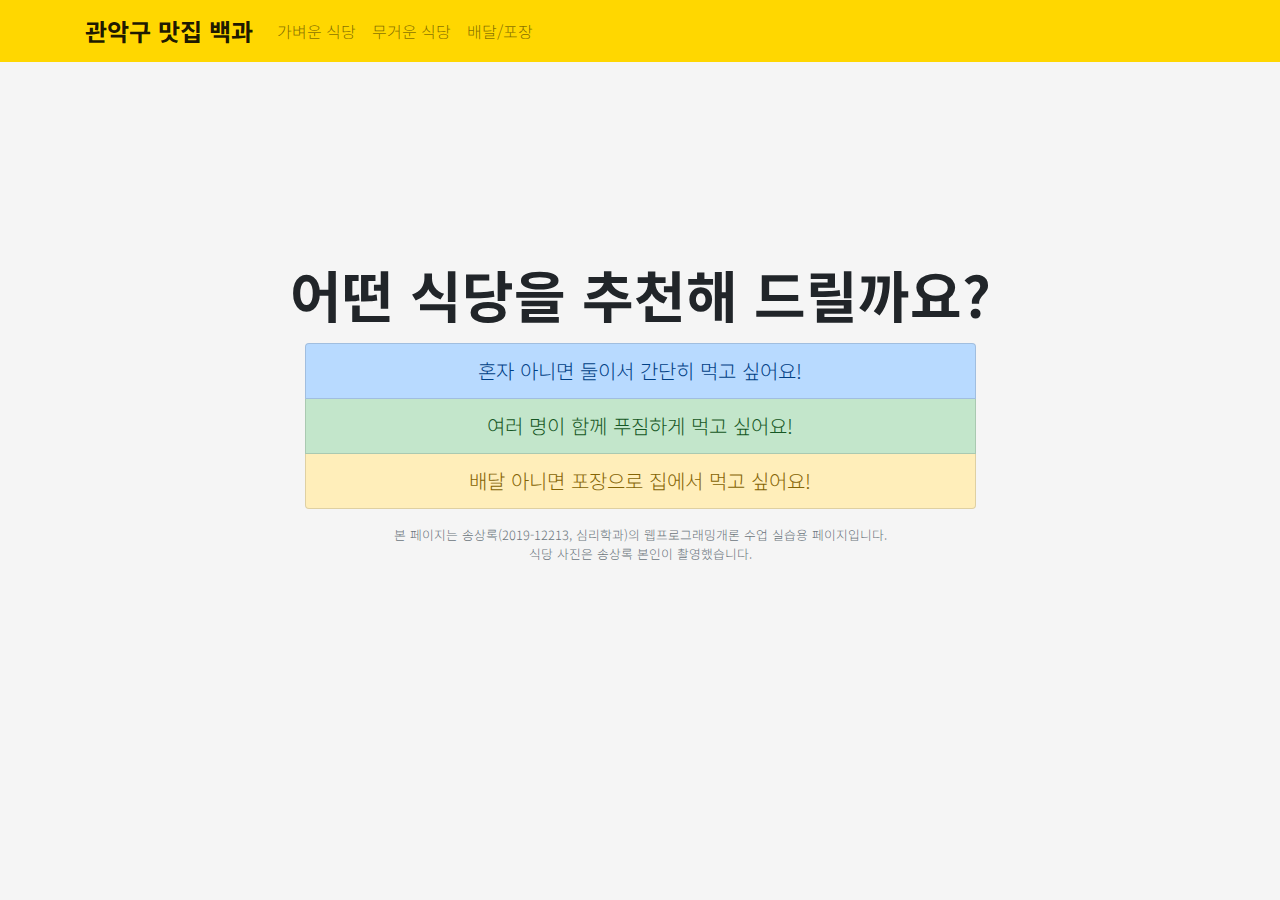
<file: index.html>
<!DOCTYPE html>
<html lang="ko">

<head>
    <meta charset="UTF-8">
    <meta name="viewport" content="width=device-width, initial-scale=1.0, shrink-to-fit=no">
    <link rel="stylesheet" href="https://stackpath.bootstrapcdn.com/bootstrap/4.4.1/css/bootstrap.min.css"
        integrity="sha384-Vkoo8x4CGsO3+Hhxv8T/Q5PaXtkKtu6ug5TOeNV6gBiFeWPGFN9MuhOf23Q9Ifjh" crossorigin="anonymous">
    <link rel="stylesheet" href="oppanGwanakStyle.css">
    <title>관악구 맛집 백과</title>
</head>

<body>
    <nav class="navbar navbar-expand-sm navbar-light">
        <div class="container-lg outsidenav">
            <a class="navbar-brand" href="index.html">관악구 맛집 백과</a>
            <button class="navbar-toggler" type="button" data-toggle="collapse" data-target="#collapsibleNavbar">
                <span class="navbar-toggler-icon"></span>
            </button>
            <div class="collapsible navbar-collapse" id="collapsibleNavbar">
                <ul class="navbar-nav">
                    <li class="nav-item">
                        <a class="nav-link" href="light.html">가벼운 식당</a>
                    </li>
                    <li class="nav-item">
                        <a class="nav-link" href="heavy.html">무거운 식당</a>
                    </li>
                    <li class="nav-item">
                        <a class="nav-link" href="takeout.html">배달/포장</a>
                    </li>
                </ul>
            </div>
        </div>
    </nav>

    <main>
        <div class="container-lg center-screen">
            <div class="text-center">
                <h1 class="display-4 mb-3">어떤 식당을 추천해 드릴까요?</h1>
                <div class="container mb-3">
                    <div class="row">
                        <div class="col-12">
                            <div class="list-group">
                                <a class="list-group-item list-group-item-primary lead" href="light.html">혼자 아니면 둘이서 간단히
                                    먹고 싶어요!</a>
                                <a class="list-group-item list-group-item-success lead" href="heavy.html">여러 명이 함께 푸짐하게
                                    먹고 싶어요!</a>
                                <a class="list-group-item list-group-item-warning lead" href="takeout.html">배달 아니면 포장으로
                                    집에서 먹고 싶어요!</a>
                            </div>
                        </div>
                    </div>
                </div>
                <div class="container">
                    <p class="text-muted mb-0">본 페이지는 송상록(2019-12213, 심리학과)의 웹프로그래밍개론 수업 실습용 페이지입니다.</p>
                    <p class="text-muted">식당 사진은 송상록 본인이 촬영했습니다.</p>
                </div>
            </div>
        </div>
    </main>

    <script src="https://code.jquery.com/jquery-3.4.1.slim.min.js"
        integrity="sha384-J6qa4849blE2+poT4WnyKhv5vZF5SrPo0iEjwBvKU7imGFAV0wwj1yYfoRSJoZ+n" crossorigin="anonymous">
    </script>
    <script src="https://cdn.jsdelivr.net/npm/popper.js@1.16.0/dist/umd/popper.min.js"
        integrity="sha384-Q6E9RHvbIyZFJoft+2mJbHaEWldlvI9IOYy5n3zV9zzTtmI3UksdQRVvoxMfooAo" crossorigin="anonymous">
    </script>
    <script src="https://stackpath.bootstrapcdn.com/bootstrap/4.4.1/js/bootstrap.min.js"
        integrity="sha384-wfSDF2E50Y2D1uUdj0O3uMBJnjuUD4Ih7YwaYd1iqfktj0Uod8GCExl3Og8ifwB6" crossorigin="anonymous">
    </script>
</body>

</html>
</file>
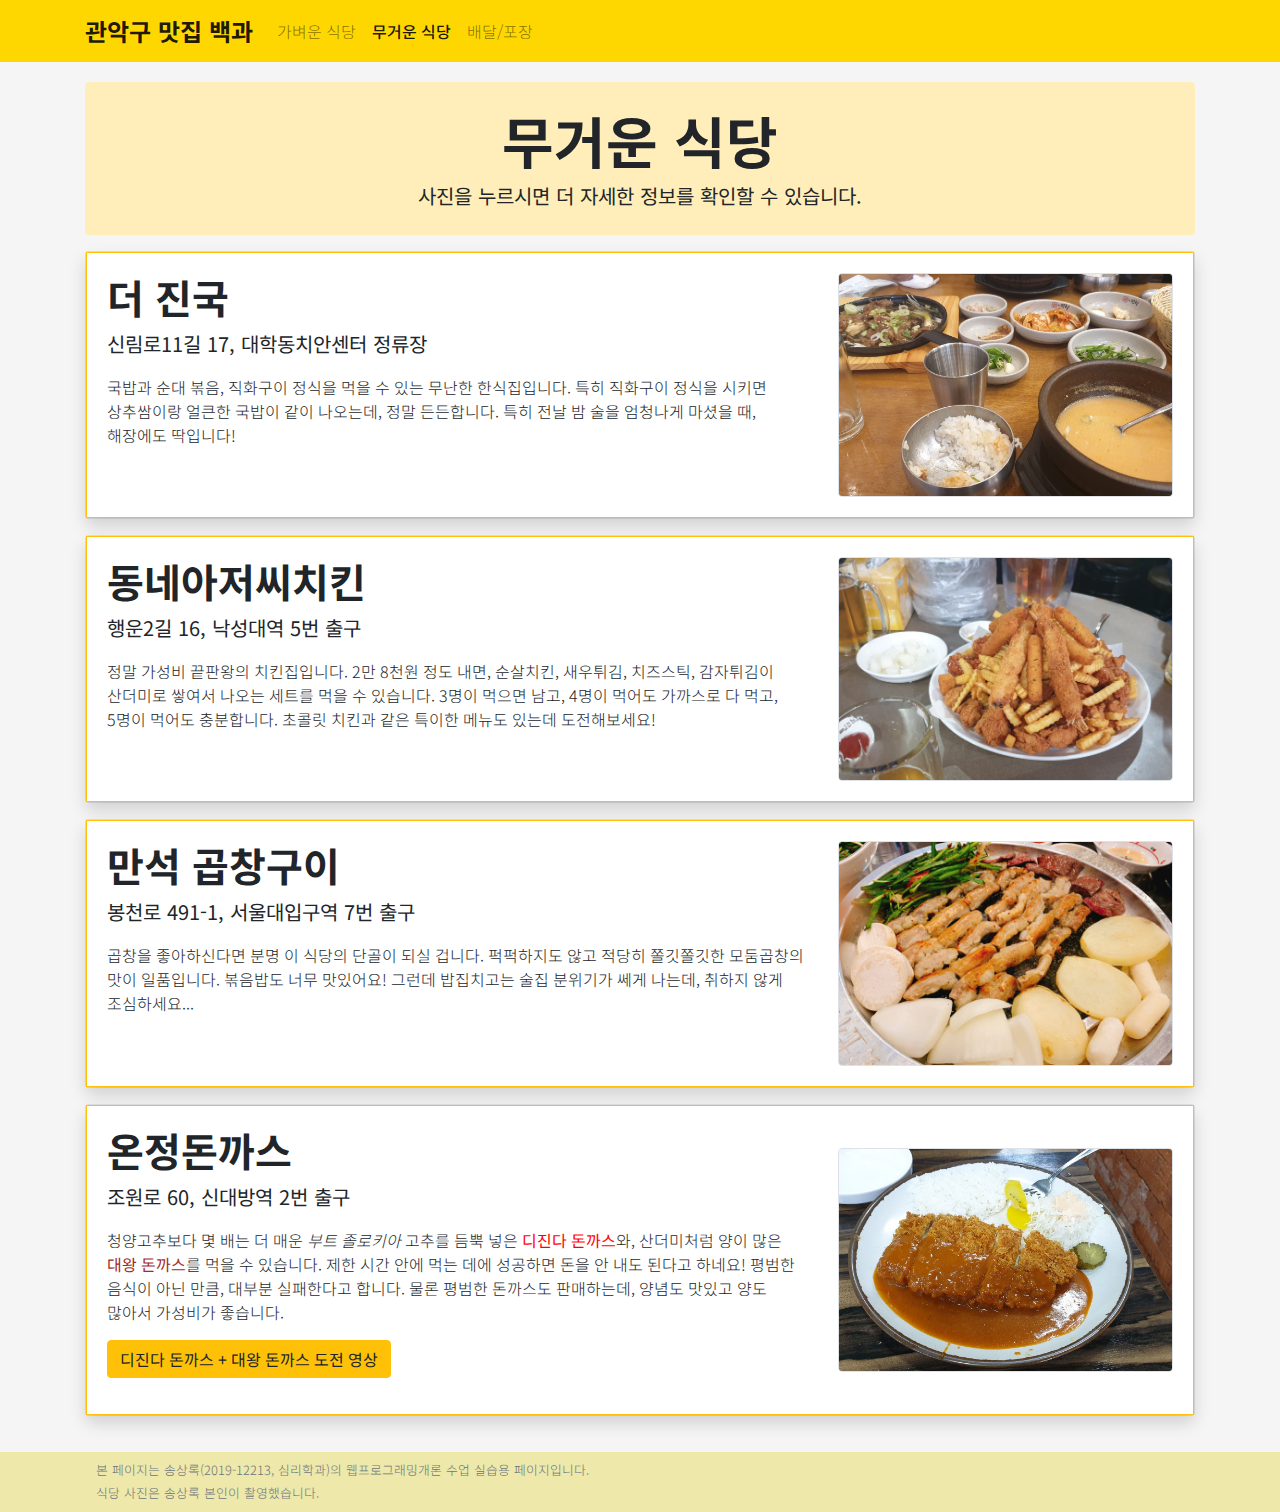
<file: heavy.html>
<!DOCTYPE html>
<html lang="ko">

<head>
    <meta charset="UTF-8">
    <meta name="viewport" content="width=device-width, initial-scale=1.0, shrink-to-fit=no">
    <link rel="stylesheet" href="https://stackpath.bootstrapcdn.com/bootstrap/4.4.1/css/bootstrap.min.css"
        integrity="sha384-Vkoo8x4CGsO3+Hhxv8T/Q5PaXtkKtu6ug5TOeNV6gBiFeWPGFN9MuhOf23Q9Ifjh" crossorigin="anonymous">
    <link rel="stylesheet" href="oppanGwanakStyle.css">
    <title>관악구 맛집 백과 - 무거운 식당</title>
</head>

<body>
    <nav class="navbar navbar-expand-sm navbar-light">
        <div class="container-lg outsidenav">
            <a class="navbar-brand" href="index.html">관악구 맛집 백과</a>
            <button class="navbar-toggler" type="button" data-toggle="collapse" data-target="#collapsibleNavbar">
                <span class="navbar-toggler-icon"></span>
            </button>
            <div class="collapsible navbar-collapse" id="collapsibleNavbar">
                <ul class="navbar-nav">
                    <li class="nav-item">
                        <a class="nav-link" href="light.html">가벼운 식당</a>
                    </li>
                    <li class="nav-item active">
                        <a class="nav-link" href="heavy.html">무거운 식당</a>
                    </li>
                    <li class="nav-item">
                        <a class="nav-link" href="takeout.html">배달/포장</a>
                    </li>
                </ul>
            </div>
        </div>
    </nav>

    <main>

        <div class="container-lg">
            <div class="page-header text-center p-4 mb-3 rounded">
                <h1 class="titlehead display-4 mb-2">무거운 식당</h1>
                <p class="lead mb-0">사진을 누르시면 더 자세한 정보를 확인할 수 있습니다.</p>
            </div>

            <div class="card mb-3">
                <div class="card-body text-center text-sm-left border border-warning shadow">
                    <div class="row">
                        <div class="col-lg-8 col-sm-7">
                            <h1>더 진국</h1>
                            <p class="lead">신림로11길 17, 대학동치안센터 정류장</p>
                            <p class="description">국밥과 순대 볶음, 직화구이 정식을 먹을 수 있는 무난한 한식집입니다. 특히 직화구이 정식을 시키면 상추쌈이랑 얼큰한 국밥이
                                같이 나오는데, 정말 든든합니다.
                                특히 전날 밤 술을 엄청나게 마셨을 때, 해장에도 딱입니다!</p>
                        </div>
                        <div class="col-lg-4 col-sm-5 align-items-center d-flex">
                            <a href="https://store.naver.com/restaurants/detail?id=1667886225" target="_blank"><img
                                    src="./pictures/gukbap.jpg" alt="더 진국"
                                    class="img-fluid border rounded border-muted"></a>
                        </div>
                    </div>
                </div>
            </div>

            <div class="card mb-3">
                <div class="card-body text-center text-sm-left border border-warning shadow">
                    <div class="row">
                        <div class="col-lg-8 col-sm-7">
                            <h1>동네아저씨치킨</h1>
                            <p class="lead">행운2길 16, 낙성대역 5번 출구</p>
                            <p class="description">정말 가성비 끝판왕의 치킨집입니다. 2만 8천원 정도 내면, 순살치킨, 새우튀김, 치즈스틱, 감자튀김이 산더미로 쌓여서
                                나오는 세트를 먹을 수 있습니다. 3명이 먹으면 남고, 4명이 먹어도 가까스로 다 먹고, 5명이 먹어도 충분합니다. 초콜릿 치킨과 같은 특이한 메뉴도 있는데
                                도전해보세요!</p>
                        </div>
                        <div class="col-lg-4 col-sm-5 align-items-center d-flex">
                            <a href="https://store.naver.com/restaurants/detail?entry=plt&id=18708805&query=%EB%8F%99%EB%84%A4%EC%95%84%EC%A0%80%EC%94%A8%EC%B9%98%ED%82%A8"
                                target="_blank"><img src="./pictures/ajeossi.jpg" alt="동네 아저씨 치킨"
                                    class="img-fluid border border-muted rounded"></a>
                        </div>
                    </div>
                </div>
            </div>

            <div class="card mb-3">
                <div class="card-body text-center text-sm-left border border-warning shadow">
                    <div class="row">
                        <div class="col-lg-8 col-sm-7">
                            <h1>만석 곱창구이</h1>
                            <p class="lead">봉천로 491-1, 서울대입구역 7번 출구</p>
                            <p class="description">곱창을 좋아하신다면 분명 이 식당의 단골이 되실 겁니다. 퍽퍽하지도 않고 적당히 쫄깃쫄깃한 모둠곱창의 맛이 일품입니다.
                                볶음밥도 너무 맛있어요! 그런데 밥집치고는 술집 분위기가 쎄게 나는데, 취하지 않게 조심하세요...</p>
                        </div>
                        <div class="col-lg-4 col-sm-5 align-items-center d-flex">
                            <a href="https://store.naver.com/restaurants/detail?entry=plt&id=37725797&query=%EB%A7%8C%EC%84%9D%EA%B3%B1%EC%B0%BD%EA%B5%AC%EC%9D%B4"
                                target="_blank"><img src="./pictures/manseok.jpg" alt="만석곱창구이"
                                    class="img-fluid border rounded border-muted"></a>
                        </div>
                    </div>
                </div>
            </div>

            <div class="card mb-3">
                <div class="card-body text-center text-sm-left border border-warning shadow">
                    <div class="row">
                        <div class="col-lg-8 col-sm-7">
                            <h1>온정돈까스</h1>
                            <p class="lead">조원로 60, 신대방역 2번 출구</p>
                            <p class="description">청양고추보다 몇 배는 더 매운 <em>부트 졸로키아</em> 고추를 듬뿍 넣은 <span
                                    id="dijinda"><strong>디진다 돈까스</strong></span>와, 산더미처럼 양이 많은 <span
                                    id="daewang"><strong>대왕 돈까스</strong></span>를 먹을 수 있습니다. 제한 시간 안에 먹는 데에 성공하면 돈을 안 내도
                                된다고 하네요! 평범한 음식이 아닌 만큼, 대부분 실패한다고 합니다. 물론 평범한 돈까스도 판매하는데, 양념도 맛있고 양도 많아서 가성비가 좋습니다.</p>
                            <span class="d-inline-block">
                                <a class="btn btn-warning btn-md w-100 mb-3"
                                    href="https://www.youtube.com/watch?v=onmCdOWEk08" role="button" target="_blank">디진다
                                    돈까스
                                    + 대왕 돈까스 도전 영상</a>
                            </span>
                        </div>
                        <div class="col-lg-4 col-sm-5 align-items-center d-flex">
                            <a href="https://store.naver.com/restaurants/detail?id=18727412" target="_blank"><img
                                    src="./pictures/onjeong.jpg" alt="온정돈까스"
                                    class="img-fluid border rounded border-muted"></a>
                        </div>
                    </div>
                </div>
            </div>

        </div>
    </main>

    <footer class="footer">
        <div class="container-md pl-3 pr-3">
            <p class="text-secondary mt-2 mb-1">본 페이지는 송상록(2019-12213, 심리학과)의 웹프로그래밍개론 수업 실습용 페이지입니다.</p>
            <p class="text-muted mb-1">식당 사진은 송상록 본인이 촬영했습니다.</p>
        </div>
    </footer>

    <script src="https://code.jquery.com/jquery-3.3.1.slim.min.js"
        integrity="sha384-q8i/X+965DzO0rT7abK41JStQIAqVgRVzpbzo5smXKp4YfRvH+8abtTE1Pi6jizo" crossorigin="anonymous">
    </script>
    <script src="https://cdnjs.cloudflare.com/ajax/libs/popper.js/1.14.3/umd/popper.min.js"
        integrity="sha384-ZMP7rVo3mIykV+2+9J3UJ46jBk0WLaUAdn689aCwoqbBJiSnjAK/l8WvCWPIPm49" crossorigin="anonymous">
    </script>
    <script src="https://stackpath.bootstrapcdn.com/bootstrap/4.1.1/js/bootstrap.min.js"
        integrity="sha384-smHYKdLADwkXOn1EmN1qk/HfnUcbVRZyYmZ4qpPea6sjB/pTJ0euyQp0Mk8ck+5T" crossorigin="anonymous">
    </script>
</body>

</html>
</file>
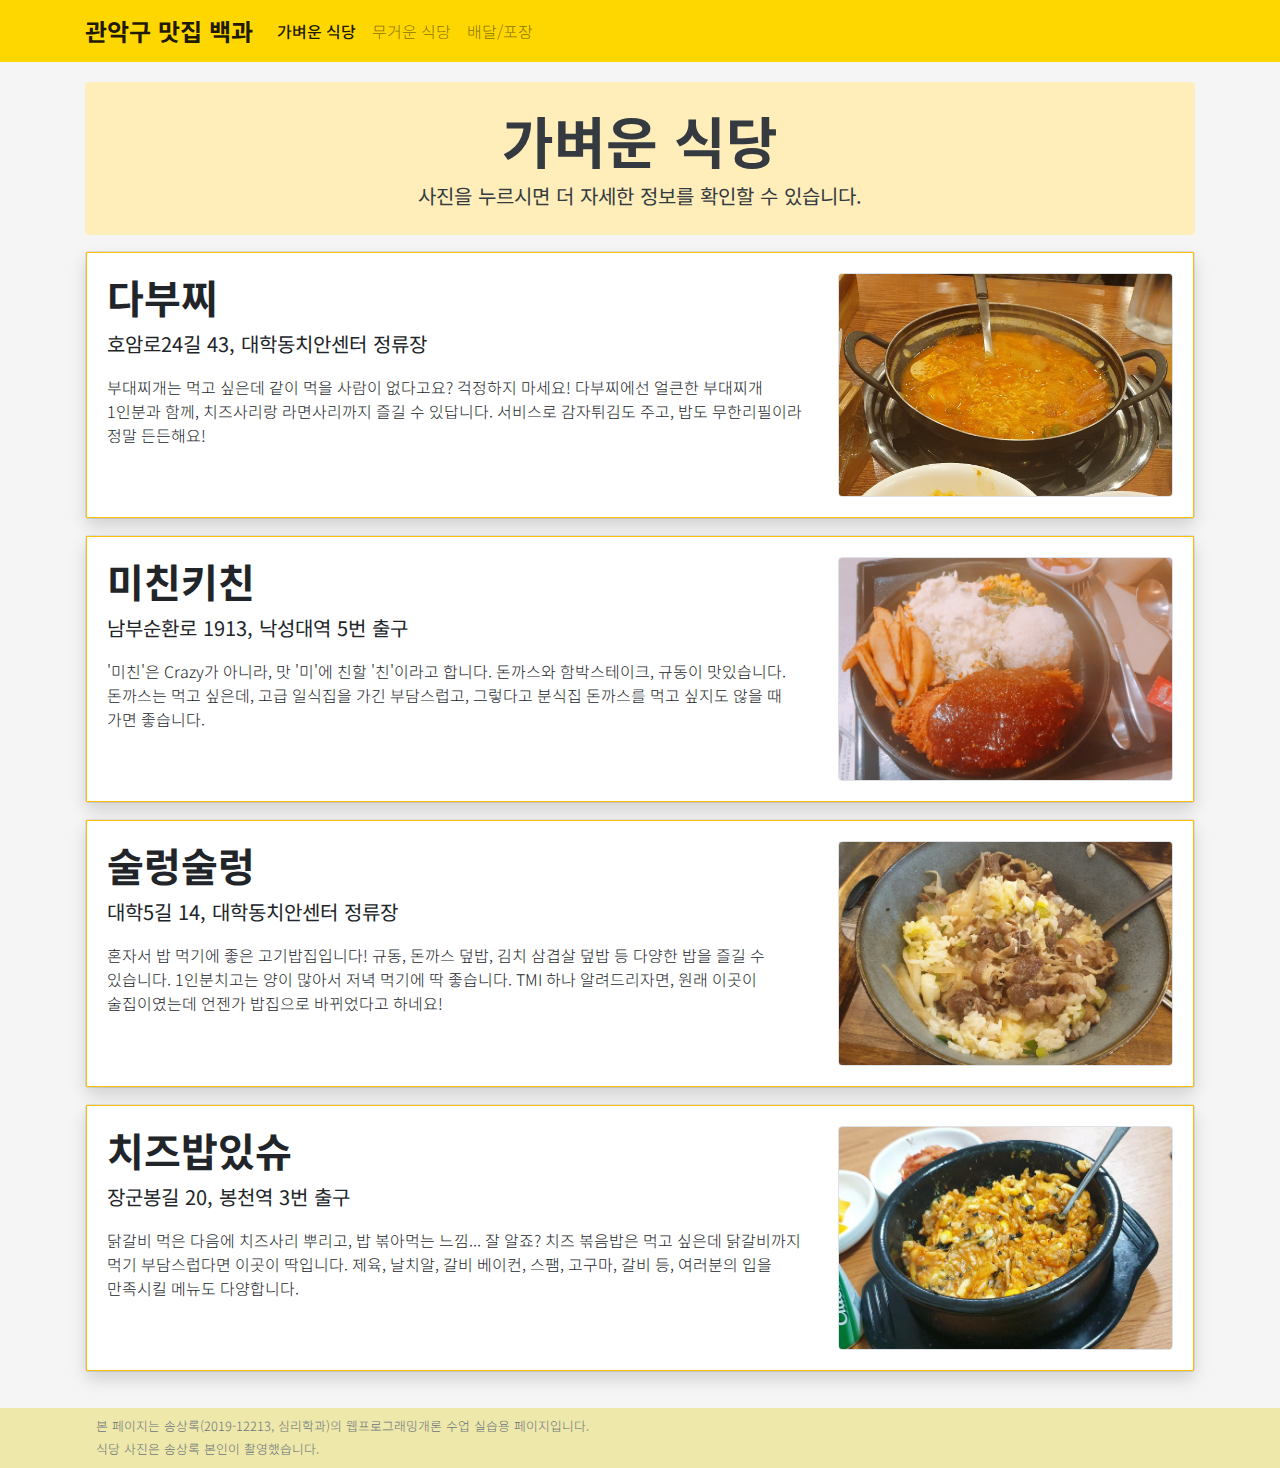
<file: light.html>
<!DOCTYPE html>
<html lang="ko">

<head>
    <meta charset="UTF-8">
    <meta name="viewport" content="width=device-width, initial-scale=1.0, shrink-to-fit=no">
    <link rel="stylesheet" href="https://stackpath.bootstrapcdn.com/bootstrap/4.4.1/css/bootstrap.min.css"
        integrity="sha384-Vkoo8x4CGsO3+Hhxv8T/Q5PaXtkKtu6ug5TOeNV6gBiFeWPGFN9MuhOf23Q9Ifjh" crossorigin="anonymous">
    <link rel="stylesheet" href="oppanGwanakStyle.css">
    <title>관악구 맛집 백과 - 가벼운 식당</title>
</head>

<body>
    <nav class="navbar navbar-expand-sm navbar-light">
        <div class="container-lg outsidenav">
            <a class="navbar-brand" href="index.html">관악구 맛집 백과</a>
            <button class="navbar-toggler" type="button" data-toggle="collapse" data-target="#collapsibleNavbar">
                <span class="navbar-toggler-icon"></span>
            </button>
            <div class="collapsible navbar-collapse" id="collapsibleNavbar">
                <ul class="navbar-nav">
                    <li class="nav-item active">
                        <a class="nav-link" href="light.html">가벼운 식당</a>
                    </li>
                    <li class="nav-item">
                        <a class="nav-link" href="heavy.html">무거운 식당</a>
                    </li>
                    <li class="nav-item">
                        <a class="nav-link" href="takeout.html">배달/포장</a>
                    </li>
                </ul>
            </div>
        </div>
    </nav>

    <main>
        <div class="container-lg">
            <div class="page-header text-center p-4 mb-3 text-dark rounded">
                <h1 class="titlehead display-4 mb-2">가벼운 식당</h1>
                <p class="lead mb-0">사진을 누르시면 더 자세한 정보를 확인할 수 있습니다.</p>
            </div>

            <div class="card mb-3">
                <div class="card-body text-center text-sm-left border border-warning shadow">
                    <div class="row">
                        <div class="col-lg-8 col-sm-7">
                            <h1>다부찌</h1>
                            <p class="lead">호암로24길 43, 대학동치안센터 정류장</p>
                            <p class="description">부대찌개는 먹고 싶은데 같이 먹을 사람이 없다고요? 걱정하지 마세요! 다부찌에선 얼큰한 부대찌개 1인분과 함께, 치즈사리랑
                                라면사리까지 즐길 수 있답니다. 서비스로 감자튀김도 주고, 밥도 무한리필이라 정말 든든해요!</p>
                        </div>
                        <div class="col-lg-4 col-sm-5 align-items-center d-flex">
                            <a href="https://store.naver.com/restaurants/detail?entry=plt&id=37406362&query=%EB%8B%A4%EB%B6%80%EC%B0%8C"
                                target="_blank">
                                <img src="./pictures/dabujji.jpg" alt="다부찌"
                                    class="img-fluid border border-muted rounded">
                            </a>
                        </div>
                    </div>
                </div>
            </div>

            <div class="card mb-3">
                <div class="card-body text-center text-sm-left border border-warning shadow">
                    <div class="row">
                        <div class="col-lg-8 col-sm-7">
                            <h1>미친키친</h1>
                            <p class="lead">남부순환로 1913, 낙성대역 5번 출구</p>
                            <p class="description">'미친'은 Crazy가 아니라, 맛 '미'에 친할 '친'이라고 합니다. 돈까스와 함박스테이크, 규동이 맛있습니다. 돈까스는
                                먹고 싶은데, 고급 일식집을 가긴 부담스럽고, 그렇다고 분식집 돈까스를 먹고 싶지도 않을 때 가면 좋습니다.</p>
                        </div>
                        <div class="col-lg-4 col-sm-5 align-items-center d-flex">
                            <a href="https://store.naver.com/restaurants/detail?entry=plt&id=1647671747&query=%EB%AF%B8%EC%B9%9C%ED%82%A4%EC%B9%9CC"
                                target="_blank">
                                <img src="./pictures/michin.jpg" alt="미친키친"
                                    class="img-fluid border rounded border-muted">
                            </a>
                        </div>
                    </div>
                </div>
            </div>

            <div class="card mb-3">
                <div class="card-body text-center text-sm-left border border-warning shadow">
                    <div class="row">
                        <div class="col-lg-8 col-sm-7">
                            <h1>술렁술렁</h1>
                            <p class="lead">대학5길 14, 대학동치안센터 정류장</p>
                            <p class="description">혼자서 밥 먹기에 좋은 고기밥집입니다! 규동, 돈까스 덮밥, 김치 삼겹살 덮밥 등 다양한 밥을 즐길 수 있습니다.
                                1인분치고는 양이 많아서 저녁 먹기에 딱 좋습니다. TMI 하나 알려드리자면, 원래 이곳이 술집이였는데 언젠가 밥집으로 바뀌었다고 하네요!</p>
                        </div>
                        <div class="col-lg-4 col-sm-5 align-items-center d-flex">
                            <a href="https://store.naver.com/restaurants/detail?id=36547305" target="_blank"><img
                                    src="./pictures/gyudon.jpg" alt="술렁술렁"
                                    class="img-fluid border rounded border-muted"></a>
                        </div>
                    </div>
                </div>
            </div>

            <div class="card mb-3">
                <div class="card-body text-center text-sm-left border border-warning shadow">
                    <div class="row">
                        <div class="col-lg-8 col-sm-7">
                            <h1>치즈밥있슈</h1>
                            <p class="lead">장군봉길 20, 봉천역 3번 출구</p>
                            <p class="description">닭갈비 먹은 다음에 치즈사리 뿌리고, 밥 볶아먹는 느낌... 잘 알죠? 치즈 볶음밥은 먹고 싶은데 닭갈비까지 먹기
                                부담스럽다면 이곳이 딱입니다. 제육, 날치알, 갈비 베이컨, 스팸, 고구마, 갈비 등, 여러분의 입을 만족시킬 메뉴도 다양합니다.</p>
                        </div>
                        <div class="col-lg-4 col-sm-5 align-items-center d-flex">
                            <a href="https://store.naver.com/restaurants/detail?id=37370920" target="_blank"><img
                                    src="./pictures/cheese.jpg" alt="치즈밥있슈"
                                    class="img-fluid border rounded border-muted"></a>
                        </div>
                    </div>
                </div>
            </div>

        </div>
    </main>

    <footer class="footer">
        <div class="container-md pl-3 pr-3">
            <p class="text-muted mt-2 mb-1">본 페이지는 송상록(2019-12213, 심리학과)의 웹프로그래밍개론 수업 실습용 페이지입니다.</p>
            <p class="text-muted mb-1">식당 사진은 송상록 본인이 촬영했습니다.</p>
        </div>
    </footer>

    <script src="https://code.jquery.com/jquery-3.4.1.slim.min.js"
        integrity="sha384-J6qa4849blE2+poT4WnyKhv5vZF5SrPo0iEjwBvKU7imGFAV0wwj1yYfoRSJoZ+n" crossorigin="anonymous">
    </script>
    <script src="https://cdn.jsdelivr.net/npm/popper.js@1.16.0/dist/umd/popper.min.js"
        integrity="sha384-Q6E9RHvbIyZFJoft+2mJbHaEWldlvI9IOYy5n3zV9zzTtmI3UksdQRVvoxMfooAo" crossorigin="anonymous">
    </script>
    <script src="https://stackpath.bootstrapcdn.com/bootstrap/4.4.1/js/bootstrap.min.js"
        integrity="sha384-wfSDF2E50Y2D1uUdj0O3uMBJnjuUD4Ih7YwaYd1iqfktj0Uod8GCExl3Og8ifwB6" crossorigin="anonymous">
    </script>
</body>

</html>
</file>
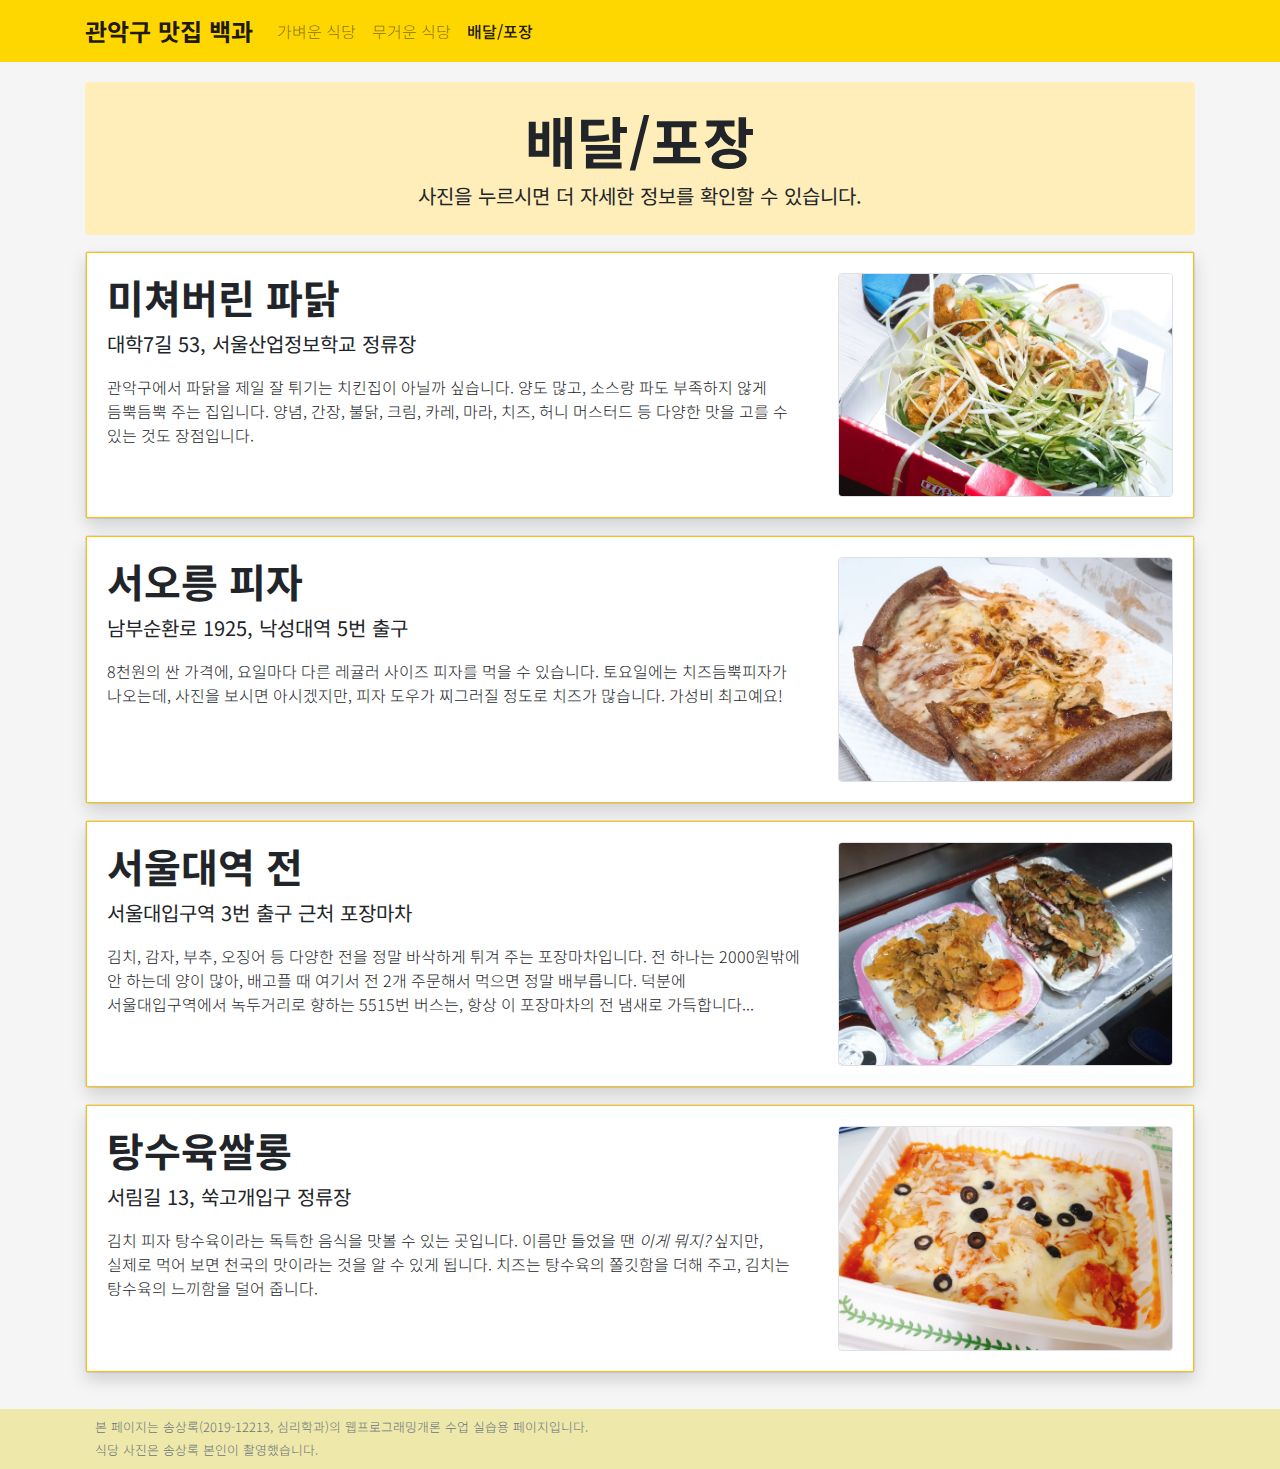
<file: takeout.html>
<!DOCTYPE html>
<html lang="ko">

<head>
    <meta charset="UTF-8">
    <meta name="viewport" content="width=device-width, initial-scale=1.0, shrink-to-fit=no">
    <link rel="stylesheet" href="https://stackpath.bootstrapcdn.com/bootstrap/4.4.1/css/bootstrap.min.css"
        integrity="sha384-Vkoo8x4CGsO3+Hhxv8T/Q5PaXtkKtu6ug5TOeNV6gBiFeWPGFN9MuhOf23Q9Ifjh" crossorigin="anonymous">
    <link rel="stylesheet" href="oppanGwanakStyle.css">
    <title>관악구 맛집 백과 - 디저트 카페</title>
</head>

<body>
    <nav class="navbar navbar-expand-sm navbar-light">
        <div class="container-lg outsidenav">
            <a class="navbar-brand" href="index.html">관악구 맛집 백과</a>
            <button class="navbar-toggler" type="button" data-toggle="collapse" data-target="#collapsibleNavbar">
                <span class="navbar-toggler-icon"></span>
            </button>
            <div class="collapsible navbar-collapse" id="collapsibleNavbar">
                <ul class="navbar-nav">
                    <li class="nav-item">
                        <a class="nav-link" href="light.html">가벼운 식당</a>
                    </li>
                    <li class="nav-item">
                        <a class="nav-link" href="heavy.html">무거운 식당</a>
                    </li>
                    <li class="nav-item active">
                        <a class="nav-link" href="takeout.html">배달/포장</a>
                    </li>
                </ul>
            </div>
        </div>
    </nav>

    <main>
        <div class="container-lg">
            <div class="page-header text-center p-4 mb-3 text-dark-50 rounded">
                <h1 class="titlehead display-4 mb-2">배달/포장</h1>
                <p class="lead mb-0">사진을 누르시면 더 자세한 정보를 확인할 수 있습니다.</p>
            </div>

            <div class="card mb-3">
                <div class="card-body text-center text-sm-left border border-warning shadow">
                    <div class="row no-gutter">
                        <div class="col-lg-8 col-sm-7">
                            <h1>미쳐버린 파닭</h1>
                            <p class="lead">대학7길 53, 서울산업정보학교 정류장</p>
                            <p class="description">관악구에서 파닭을 제일 잘 튀기는 치킨집이 아닐까 싶습니다. 양도 많고, 소스랑 파도 부족하지 않게 듬뿍듬뿍 주는 집입니다.
                                양념, 간장, 불닭, 크림, 카레, 마라, 치즈, 허니 머스터드 등 다양한 맛을 고를 수 있는 것도 장점입니다.</p>
                        </div>
                        <div class="col-lg-4 col-sm-5 align-items-center d-flex">
                            <a href="https://store.naver.com/restaurants/detail?entry=plt&id=18724949&query=%EB%AF%B8%EC%B3%90%EB%B2%84%EB%A6%B0%ED%8C%8C%EB%8B%AD%20%EC%84%9C%EC%9A%B8%EB%8C%80%EC%A0%90"
                                target="_blank"><img src="./pictures/mipa.jpg" alt="미쳐버린 파닭"
                                    class="img-fluid border rounded border-muted"></a>
                        </div>
                    </div>
                </div>
            </div>

            <div class="card mb-3">
                <div class="card-body text-center text-sm-left border border-warning shadow">
                    <div class="row no-gutter">
                        <div class="col-lg-8 col-sm-7">
                            <h1>서오릉 피자</h1>
                            <p class="lead">남부순환로 1925, 낙성대역 5번 출구</p>
                            <p class="description">8천원의 싼 가격에, 요일마다 다른 레귤러 사이즈 피자를 먹을 수 있습니다. 토요일에는 치즈듬뿍피자가 나오는데, 사진을
                                보시면 아시겠지만, 피자 도우가 찌그러질 정도로 치즈가 많습니다. 가성비 최고예요!</p>
                        </div>
                        <div class="col-lg-4 col-sm-5 align-items-center d-flex">
                            <a href="https://store.naver.com/restaurants/detail?id=1987232213" target="_blank"><img
                                    src="./pictures/pizza.jpg" alt="서오릉 피자"
                                    class="img-fluid border rounded border-muted"></a>
                        </div>
                    </div>
                </div>
            </div>

            <div class="card mb-3">
                <div class="card-body text-center text-sm-left border border-warning shadow">
                    <div class="row no-gutter">
                        <div class="col-lg-8 col-sm-7">
                            <h1>서울대역 전</h1>
                            <p class="lead">서울대입구역 3번 출구 근처 포장마차</p>
                            <p class="description">김치, 감자, 부추, 오징어 등 다양한 전을 정말 바삭하게 튀겨 주는 포장마차입니다. 전 하나는 2000원밖에 안 하는데
                                양이 많아, 배고플 때 여기서 전 2개 주문해서 먹으면 정말 배부릅니다. 덕분에 서울대입구역에서 녹두거리로 향하는 5515번 버스는, 항상 이 포장마차의 전
                                냄새로 가득합니다...</p>
                        </div>
                        <div class="col-lg-4 col-sm-5 align-items-center d-flex">
                            <a href="https://www.youtube.com/watch?v=xJb5gxzwppw" target="_blank"><img
                                    src="./pictures/snujeon.jpg" alt="서울대역 전"
                                    class="img-fluid border rounded border-muted"></a>
                        </div>
                    </div>
                </div>
            </div>

            <div class="card mb-3">
                <div class="card-body text-center text-sm-left border border-warning shadow">
                    <div class="row no-gutter">
                        <div class="col-lg-8 col-sm-7">
                            <h1>탕수육쌀롱</h1>
                            <p class="lead">서림길 13, 쑥고개입구 정류장</p>
                            <p class="description">김치 피자 탕수육이라는 독특한 음식을 맛볼 수 있는 곳입니다. 이름만 들었을 땐 <em>이게 뭐지?</em> 싶지만, 실제로
                                먹어 보면 천국의 맛이라는 것을 알 수 있게 됩니다. 치즈는 탕수육의 쫄깃함을 더해 주고, 김치는 탕수육의 느끼함을 덜어 줍니다.</p>
                        </div>
                        <div class="col-lg-4 col-sm-5 align-items-center d-flex">
                            <a href="https://store.naver.com/restaurants/detail?entry=plt&id=1593228569&query=%ED%83%95%EC%88%98%EC%9C%A1%EC%8C%80%EB%A1%B1"
                                target="_blank">
                                <img src="./pictures/pitang.jpg" alt="탕수육쌀롱"
                                    class="img-fluid border rounded border-muted"></a>
                        </div>
                    </div>
                </div>
            </div>
        </div>
    </main>


    <footer class="footer">
        <div class="container-md">
            <p class="text-muted mt-2 mb-1">본 페이지는 송상록(2019-12213, 심리학과)의 웹프로그래밍개론 수업 실습용 페이지입니다.</p>
            <p class="text-muted mb-1">식당 사진은 송상록 본인이 촬영했습니다.</p>
        </div>
    </footer>

    <script src="https://code.jquery.com/jquery-3.4.1.slim.min.js"
        integrity="sha384-J6qa4849blE2+poT4WnyKhv5vZF5SrPo0iEjwBvKU7imGFAV0wwj1yYfoRSJoZ+n" crossorigin="anonymous">
    </script>
    <script src="https://cdn.jsdelivr.net/npm/popper.js@1.16.0/dist/umd/popper.min.js"
        integrity="sha384-Q6E9RHvbIyZFJoft+2mJbHaEWldlvI9IOYy5n3zV9zzTtmI3UksdQRVvoxMfooAo" crossorigin="anonymous">
    </script>
    <script src="https://stackpath.bootstrapcdn.com/bootstrap/4.4.1/js/bootstrap.min.js"
        integrity="sha384-wfSDF2E50Y2D1uUdj0O3uMBJnjuUD4Ih7YwaYd1iqfktj0Uod8GCExl3Og8ifwB6" crossorigin="anonymous">
    </script>
</body>

</html>
</file>
<file: oppanGwanakStyle.css>
@import url('https://fonts.googleapis.com/css2?family=Noto+Sans+KR:wght@100;300;400;500;700;900&display=swap');

#dijinda {
    color: red;
}

#daewang {
    color: brown;
}

html {
    min-height: 100%;
    position: relative;
}

body {
    margin-bottom: 60px;
    font-family: 'Noto Sans KR', sans-serif;
    font-weight: 300;
    word-break: keep-all;
    background-color: whitesmoke;
}

main {
    padding: 20px 20px;
}

footer {
    padding-left: 20px;
}

.page-header .display-4 {
    font-weight: 700;
}

.center-screen h1 {
    font-weight: 700;
}

.page-header {
    background-color: #ffeeba;
}

.page-header p {
    font-weight: 400;
}

.card h1 {
    font-weight: 700;
}

.card .lead {
    font-weight: 400;
}

.center-screen {
    display: flex;
    align-items: center;
    justify-content: center;
    height: 75vh;
}

nav {
    background-color: gold;
}

nav .navbar-brand {
    font-weight: 700;
    font-size: 1.5rem;
}

nav ul li a {
    font-size: 1rem;
}

nav .active {
    font-weight: 500;
}

.outsidenav {
    box-sizing: border-box;
    background-color: gold;
    width: 100%;
}

.footer {
    box-sizing: border-box;
    position: absolute;
    bottom: 0;
    width: 100%;
    min-height: 60px;
    background-color: palegoldenrod;
    word-break: keep-all;
}

.center-screen p {
    font-size: 0.8rem;
}

.footer p {
    font-size: 0.8rem;
}

.titlehead {
    font-weight: 700;
}

@media(max-width: 768px) {
    main {
        padding: 20px 5px;
    }

    footer {
        padding-left: 5px;
    }

    .titlehead .lead {
        font-size: 1rem;
    }

    .page-header .lead {
        font-size: 1.2rem;
    }

    .center-screen h1 {
        font-size: 2rem;
    }

    .center-screen .lead {
        font-size: 1rem;
    }


}

@media(max-width: 576px) {
    .center-screen {
        height: 65vh;
    }

    .page-header .display-4 {
        font-size: 3.3rem;
    }
}
</file>
